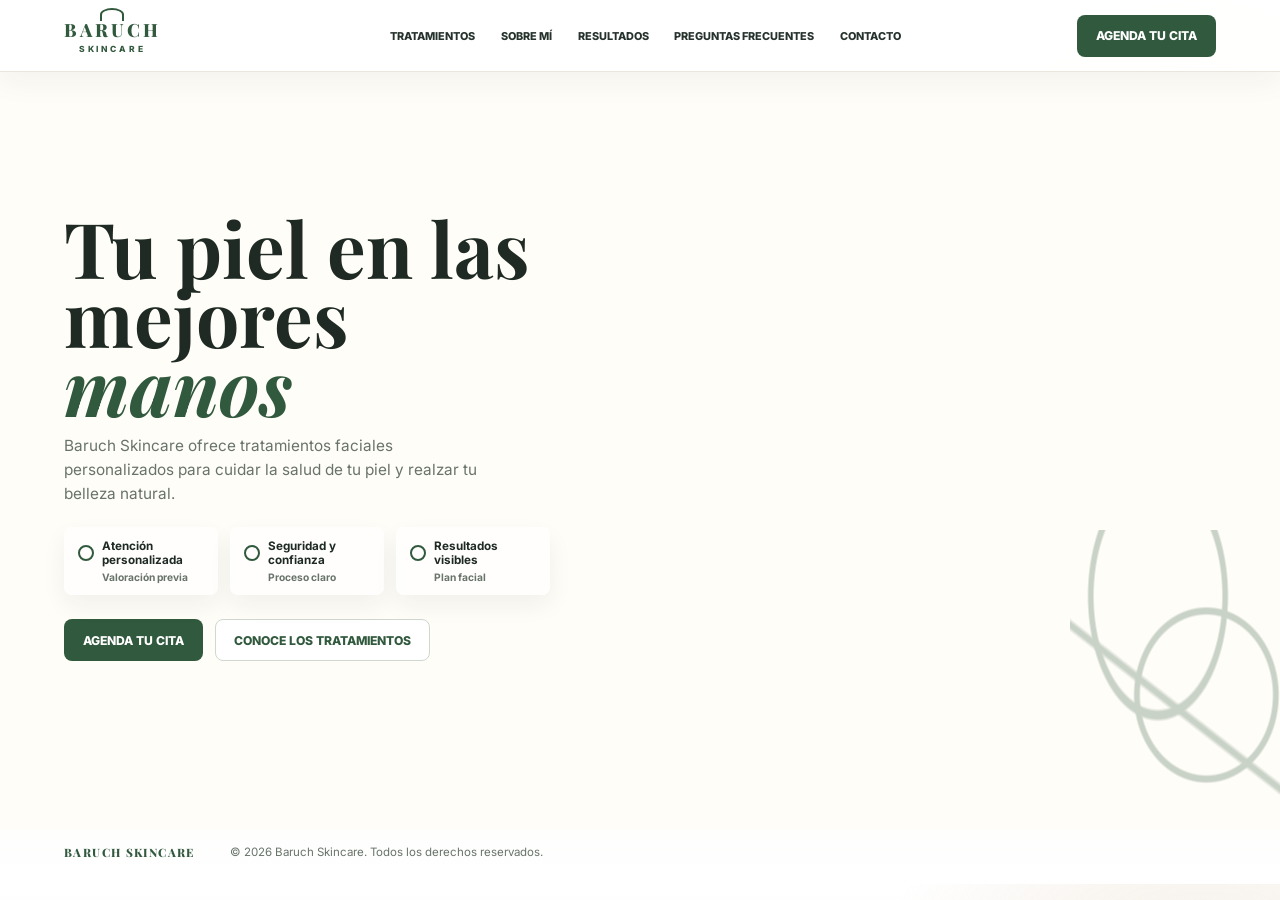
<file: index.html>
<!DOCTYPE html>
<html lang="es">
<head>
  <meta charset="UTF-8">
  <meta name="viewport" content="width=device-width, initial-scale=1.0">
  <title>Baruch Skincare | Inicio</title>
  <link rel="preconnect" href="https://fonts.googleapis.com">
  <link rel="preconnect" href="https://fonts.gstatic.com" crossorigin>
  <link href="https://fonts.googleapis.com/css2?family=Inter:wght@400;500;600;700;800&family=Playfair+Display:wght@600;700;800&display=swap" rel="stylesheet">
  <link rel="stylesheet" href="styles.css?v=20260628">
</head>
<body>
  <header class="site-header">
    <a class="brand" href="index.html" aria-label="Ir al inicio">
      <span class="brand-leaf">BARUCH</span>
      <small>SKINCARE</small>
    </a>

    <button class="menu-toggle" type="button" aria-expanded="false" aria-controls="site-nav">
      <span></span>
      <span></span>
      <span></span>
      <span class="menu-toggle-text">Menú</span>
    </button>

    <nav class="nav" id="site-nav" aria-label="Navegación principal">
      <a href="tratamientos.html">Tratamientos</a>
      <a href="sobre-mi.html">Sobre mí</a>
      <a href="resultados.html">Resultados</a>
      <a href="preguntas.html">Preguntas frecuentes</a>
      <a href="contacto.html">Contacto</a>
    </nav>

    <a class="header-action" href="https://wa.me/527751217590" target="_blank" rel="noopener">Agenda tu cita</a>
  </header>

  <main>
    <section class="hero home-hero" id="inicio">
      <div class="hero-copy">
        <h1>Tu piel en las mejores <span>manos</span></h1>
        <p>
          Baruch Skincare ofrece tratamientos faciales personalizados para cuidar la salud de tu piel y realzar tu belleza natural.
        </p>

        <div class="hero-benefits" aria-label="Beneficios principales">
          <article>
            <strong>Atención personalizada</strong>
            <span>Valoración previa</span>
          </article>
          <article>
            <strong>Seguridad y confianza</strong>
            <span>Proceso claro</span>
          </article>
          <article>
            <strong>Resultados visibles</strong>
            <span>Plan facial</span>
          </article>
        </div>

        <div class="hero-actions">
          <a class="button primary" href="contacto.html">Agenda tu cita</a>
          <a class="button secondary" href="tratamientos.html">Conoce los tratamientos</a>
        </div>
      </div>

      <div class="hero-portrait" aria-label="Persona con piel facial cuidada"></div>
    </section>
  </main>

  <footer class="footer">
    <span>BARUCH SKINCARE</span>
    <p>© 2026 Baruch Skincare. Todos los derechos reservados.</p>
  </footer>
  <script src="script.js?v=20260628"></script>
</body>
</html>
</file>
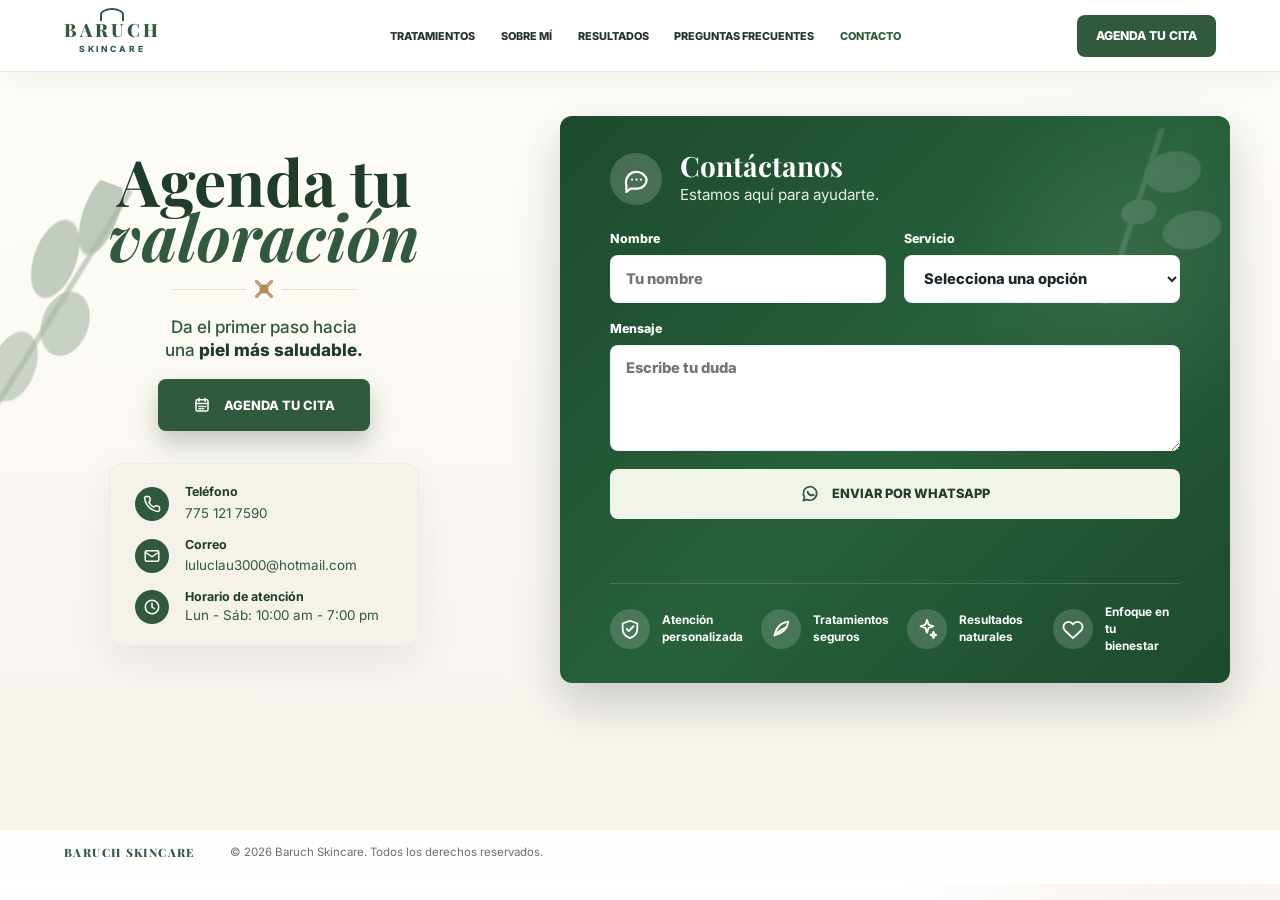
<file: contacto.html>
<!DOCTYPE html>
<html lang="es">
<head>
  <meta charset="UTF-8">
  <meta name="viewport" content="width=device-width, initial-scale=1.0">
  <title>Baruch Skincare | Contacto</title>
  <link rel="preconnect" href="https://fonts.googleapis.com">
  <link rel="preconnect" href="https://fonts.gstatic.com" crossorigin>
  <link href="https://fonts.googleapis.com/css2?family=Inter:wght@400;500;600;700;800&family=Playfair+Display:wght@600;700;800&display=swap" rel="stylesheet">
  <link rel="stylesheet" href="styles.css?v=20260628">
</head>
<body>
  <header class="site-header">
    <a class="brand" href="index.html" aria-label="Ir al inicio">
      <span class="brand-leaf">BARUCH</span>
      <small>SKINCARE</small>
    </a>
    <button class="menu-toggle" type="button" aria-expanded="false" aria-controls="site-nav">
      <span></span>
      <span></span>
      <span></span>
      <span class="menu-toggle-text">Menú</span>
    </button>
    <nav class="nav" id="site-nav" aria-label="Navegación principal">
      <a href="tratamientos.html">Tratamientos</a>
      <a href="sobre-mi.html">Sobre mí</a>
      <a href="resultados.html">Resultados</a>
      <a href="preguntas.html">Preguntas frecuentes</a>
      <a href="contacto.html" aria-current="page">Contacto</a>
    </nav>
    <a class="header-action" href="https://wa.me/527751217590" target="_blank" rel="noopener">Agenda tu cita</a>
  </header>

  <main class="page-main contact-page-main">
    <section class="contact-layout" aria-labelledby="contact-title">
      <div class="contact-intro">
        <h1 id="contact-title">Agenda tu <span>valoración</span></h1>
        <div class="contact-divider" aria-hidden="true"></div>
        <p>Da el primer paso hacia<br>una <strong>piel más saludable.</strong></p>
        <a class="contact-appointment" href="https://wa.me/527751217590" target="_blank" rel="noopener">
          <svg viewBox="0 0 24 24" aria-hidden="true">
            <rect x="4" y="5" width="16" height="15" rx="2"></rect>
            <path d="M8 3v4M16 3v4M4 10h16M8 14h2M12 14h2M16 14h1M8 17h2M12 17h2"></path>
          </svg>
          Agenda tu cita
        </a>

        <div class="contact-details">
          <article>
            <span class="contact-detail-icon" aria-hidden="true">
              <svg viewBox="0 0 24 24"><path d="M22 16.9v3a2 2 0 0 1-2.2 2 19.7 19.7 0 0 1-8.6-3.1 19.3 19.3 0 0 1-6-6A19.7 19.7 0 0 1 2.1 4.2 2 2 0 0 1 4.1 2h3a2 2 0 0 1 2 1.7l.5 3a2 2 0 0 1-.6 1.8L7.8 9.7a16 16 0 0 0 6.5 6.5l1.2-1.2a2 2 0 0 1 1.8-.6l3 .5a2 2 0 0 1 1.7 2z"></path></svg>
            </span>
            <div>
              <h2>Teléfono</h2>
              <a href="tel:7751217590">775 121 7590</a>
            </div>
          </article>
          <article>
            <span class="contact-detail-icon" aria-hidden="true">
              <svg viewBox="0 0 24 24"><rect x="3" y="5" width="18" height="14" rx="2"></rect><path d="M3 7l9 6 9-6"></path></svg>
            </span>
            <div>
              <h2>Correo</h2>
              <a href="mailto:luluclau3000@hotmail.com">luluclau3000@hotmail.com</a>
            </div>
          </article>
          <article>
            <span class="contact-detail-icon" aria-hidden="true">
              <svg viewBox="0 0 24 24"><circle cx="12" cy="12" r="9"></circle><path d="M12 7v5l3 2"></path></svg>
            </span>
            <div>
              <h2>Horario de atención</h2>
              <p>Lun - Sáb: 10:00 am - 7:00 pm</p>
            </div>
          </article>
        </div>
      </div>

      <section class="contact-card" aria-label="Formulario de contacto">
        <div class="contact-card-heading">
          <span class="contact-bubble-icon" aria-hidden="true">
            <svg viewBox="0 0 24 24"><path d="M21 12a8 8 0 0 1-8 8H7l-4 3v-6a8 8 0 1 1 18-5z"></path><path d="M8 12h.01M12 12h.01M16 12h.01"></path></svg>
          </span>
          <div>
            <h2>Contáctanos</h2>
            <p>Estamos aquí para ayudarte.</p>
          </div>
        </div>

        <form class="contact-form contact-card-form">
          <label>
            Nombre
            <input type="text" name="nombre" placeholder="Tu nombre" required>
          </label>
          <label>
            Servicio
            <select name="servicio" required>
              <option value="">Selecciona una opción</option>
              <option>Limpieza facial</option>
              <option>Tratamiento para acné</option>
              <option>Hidratación profunda</option>
              <option>Control de manchas</option>
              <option>Rejuvenecimiento facial</option>
            </select>
          </label>
          <label>
            Mensaje
            <textarea name="mensaje" rows="4" placeholder="Escribe tu duda"></textarea>
          </label>
          <button class="contact-submit" type="submit">
            <svg viewBox="0 0 24 24" aria-hidden="true"><path d="M20 11.5a8 8 0 0 1-11.8 7L4 20l1.5-4.1A8 8 0 1 1 20 11.5z"></path><path d="M9 9c.4 2.4 2.1 4.1 4.5 4.9l1.1-1.1 2 .5"></path></svg>
            Enviar por WhatsApp
          </button>
          <p class="form-note" role="status"></p>
        </form>

        <div class="contact-benefits" aria-label="Beneficios">
          <article>
            <span><svg viewBox="0 0 24 24"><path d="M12 3l8 3v6c0 5-3 8-8 10-5-2-8-5-8-10V6l8-3z"></path><path d="M8.5 12l2.2 2.2L15.8 9"></path></svg></span>
            <p>Atención<br>personalizada</p>
          </article>
          <article>
            <span><svg viewBox="0 0 24 24"><path d="M20 4c-8 1-13 5-15 15 8-2 14-7 15-15z"></path><path d="M5 19c4-4 8-7 13-9"></path></svg></span>
            <p>Tratamientos<br>seguros</p>
          </article>
          <article>
            <span><svg viewBox="0 0 24 24"><path d="M12 2l1.8 5.2L19 9l-5.2 1.8L12 16l-1.8-5.2L5 9l5.2-1.8L12 2z"></path><path d="M19 15l.9 2.6L22 18.5l-2.1.9L19 22l-.9-2.6-2.1-.9 2.1-.9L19 15z"></path></svg></span>
            <p>Resultados<br>naturales</p>
          </article>
          <article>
            <span><svg viewBox="0 0 24 24"><path d="M20.8 5.8a5.5 5.5 0 0 0-7.8 0L12 6.8l-1-1a5.5 5.5 0 0 0-7.8 7.8L12 22l8.8-8.4a5.5 5.5 0 0 0 0-7.8z"></path></svg></span>
            <p>Enfoque en tu<br>bienestar</p>
          </article>
        </div>
      </section>
    </section>
  </main>

  <footer class="footer">
    <span>BARUCH SKINCARE</span>
    <p>© 2026 Baruch Skincare. Todos los derechos reservados.</p>
  </footer>

  <script src="script.js?v=20260628"></script>
</body>
</html>
</file>
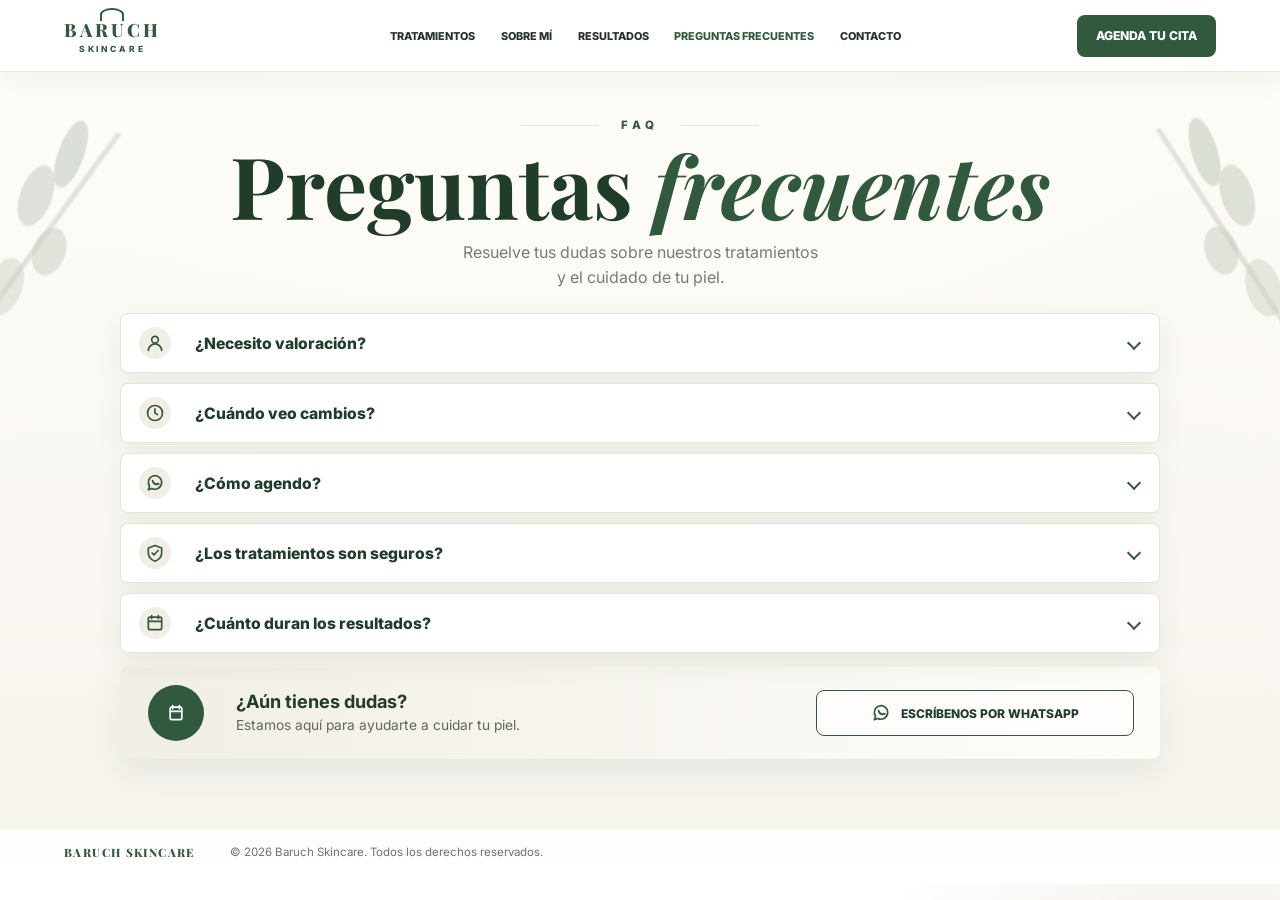
<file: preguntas.html>
<!DOCTYPE html>
<html lang="es">
<head>
  <meta charset="UTF-8">
  <meta name="viewport" content="width=device-width, initial-scale=1.0">
  <title>Baruch Skincare | Preguntas frecuentes</title>
  <link rel="preconnect" href="https://fonts.googleapis.com">
  <link rel="preconnect" href="https://fonts.gstatic.com" crossorigin>
  <link href="https://fonts.googleapis.com/css2?family=Inter:wght@400;500;600;700;800&family=Playfair+Display:wght@600;700;800&display=swap" rel="stylesheet">
  <link rel="stylesheet" href="styles.css?v=20260628">
</head>
<body>
  <header class="site-header">
    <a class="brand" href="index.html" aria-label="Ir al inicio">
      <span class="brand-leaf">BARUCH</span>
      <small>SKINCARE</small>
    </a>
    <button class="menu-toggle" type="button" aria-expanded="false" aria-controls="site-nav">
      <span></span>
      <span></span>
      <span></span>
      <span class="menu-toggle-text">Menú</span>
    </button>
    <nav class="nav" id="site-nav" aria-label="Navegación principal">
      <a href="tratamientos.html">Tratamientos</a>
      <a href="sobre-mi.html">Sobre mí</a>
      <a href="resultados.html">Resultados</a>
      <a href="preguntas.html" aria-current="page">Preguntas frecuentes</a>
      <a href="contacto.html">Contacto</a>
    </nav>
    <a class="header-action" href="https://wa.me/527751217590" target="_blank" rel="noopener">Agenda tu cita</a>
  </header>

  <main class="page-main faq-page-main">
    <section class="faq-page" aria-labelledby="faq-title">
      <div class="faq-heading">
        <p>FAQ</p>
        <h1 id="faq-title">Preguntas <span>frecuentes</span></h1>
        <p class="faq-intro">Resuelve tus dudas sobre nuestros tratamientos<br>y el cuidado de tu piel.</p>
      </div>

      <div class="faq-accordion">
        <details>
          <summary>
            <span class="faq-icon" aria-hidden="true">
              <svg viewBox="0 0 24 24"><path d="M12 12a4 4 0 1 0 0-8 4 4 0 0 0 0 8z"></path><path d="M4 21a8 8 0 0 1 16 0"></path></svg>
            </span>
            <span>¿Necesito valoración?</span>
          </summary>
          <p>Sí. La valoración permite revisar tu tipo de piel, tus necesidades y elegir el tratamiento más adecuado para ti.</p>
        </details>

        <details>
          <summary>
            <span class="faq-icon" aria-hidden="true">
              <svg viewBox="0 0 24 24"><circle cx="12" cy="12" r="9"></circle><path d="M12 7v5l3 2"></path></svg>
            </span>
            <span>¿Cuándo veo cambios?</span>
          </summary>
          <p>Depende del tratamiento, la constancia y la condición inicial de tu piel. En la valoración te explicamos qué cambios puedes esperar.</p>
        </details>

        <details>
          <summary>
            <span class="faq-icon" aria-hidden="true">
              <svg viewBox="0 0 24 24"><path d="M20 11.5a8 8 0 0 1-11.8 7L4 20l1.5-4.1A8 8 0 1 1 20 11.5z"></path><path d="M9 9c.4 2.4 2.1 4.1 4.5 4.9l1.1-1.1 2 .5"></path></svg>
            </span>
            <span>¿Cómo agendo?</span>
          </summary>
          <p>Puedes agendar escribiéndonos por WhatsApp al 775 121 7590. Te ayudaremos a elegir horario y resolver tus dudas.</p>
        </details>

        <details>
          <summary>
            <span class="faq-icon" aria-hidden="true">
              <svg viewBox="0 0 24 24"><path d="M12 3l8 3v6c0 5-3 8-8 10-5-2-8-5-8-10V6l8-3z"></path><path d="M8.5 12l2.2 2.2L15.8 9"></path></svg>
            </span>
            <span>¿Los tratamientos son seguros?</span>
          </summary>
          <p>Sí. Se realizan con valoración previa, proceso profesional y productos adecuados para cuidar la seguridad de tu piel.</p>
        </details>

        <details>
          <summary>
            <span class="faq-icon" aria-hidden="true">
              <svg viewBox="0 0 24 24"><rect x="4" y="5" width="16" height="15" rx="2"></rect><path d="M8 3v4M16 3v4M4 10h16"></path></svg>
            </span>
            <span>¿Cuánto duran los resultados?</span>
          </summary>
          <p>La duración varía según el tratamiento, hábitos de cuidado y respuesta de cada piel. Te indicaremos cuidados para mantenerlos mejor.</p>
        </details>
      </div>

      <aside class="faq-whatsapp">
        <div class="faq-whatsapp-icon" aria-hidden="true">
          <svg viewBox="0 0 24 24"><rect x="5" y="5" width="14" height="15" rx="2"></rect><path d="M8 3v4M16 3v4M5 10h14"></path></svg>
        </div>
        <div>
          <h2>¿Aún tienes dudas?</h2>
          <p>Estamos aquí para ayudarte a cuidar tu piel.</p>
        </div>
        <a class="faq-whatsapp-button" href="https://wa.me/527751217590" target="_blank" rel="noopener">
          <svg viewBox="0 0 24 24" aria-hidden="true"><path d="M20 11.5a8 8 0 0 1-11.8 7L4 20l1.5-4.1A8 8 0 1 1 20 11.5z"></path><path d="M9 9c.4 2.4 2.1 4.1 4.5 4.9l1.1-1.1 2 .5"></path></svg>
          Escríbenos por WhatsApp
        </a>
      </aside>
    </section>
  </main>

  <footer class="footer">
    <span>BARUCH SKINCARE</span>
    <p>© 2026 Baruch Skincare. Todos los derechos reservados.</p>
  </footer>
  <script src="script.js?v=20260628"></script>
</body>
</html>
</file>
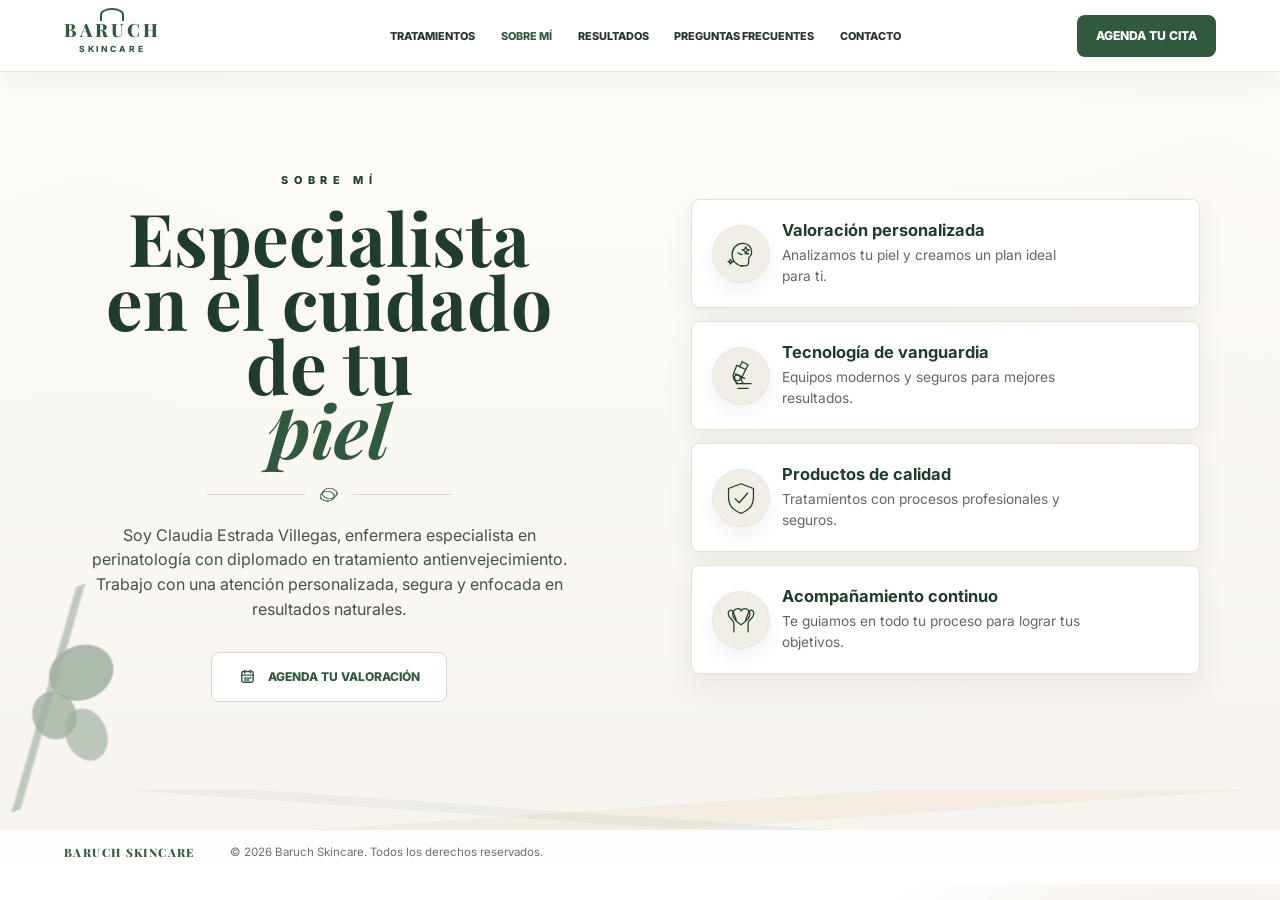
<file: sobre-mi.html>
<!DOCTYPE html>
<html lang="es">
<head>
  <meta charset="UTF-8">
  <meta name="viewport" content="width=device-width, initial-scale=1.0">
  <title>Baruch Skincare | Sobre mí</title>
  <link rel="preconnect" href="https://fonts.googleapis.com">
  <link rel="preconnect" href="https://fonts.gstatic.com" crossorigin>
  <link href="https://fonts.googleapis.com/css2?family=Inter:wght@400;500;600;700;800&family=Playfair+Display:wght@600;700;800&display=swap" rel="stylesheet">
  <link rel="stylesheet" href="styles.css?v=20260628">
</head>
<body>
  <header class="site-header">
    <a class="brand" href="index.html" aria-label="Ir al inicio">
      <span class="brand-leaf">BARUCH</span>
      <small>SKINCARE</small>
    </a>
    <button class="menu-toggle" type="button" aria-expanded="false" aria-controls="site-nav">
      <span></span>
      <span></span>
      <span></span>
      <span class="menu-toggle-text">Menú</span>
    </button>
    <nav class="nav" id="site-nav" aria-label="Navegación principal">
      <a href="tratamientos.html">Tratamientos</a>
      <a href="sobre-mi.html" aria-current="page">Sobre mí</a>
      <a href="resultados.html">Resultados</a>
      <a href="preguntas.html">Preguntas frecuentes</a>
      <a href="contacto.html">Contacto</a>
    </nav>
    <a class="header-action" href="https://wa.me/527751217590" target="_blank" rel="noopener">Agenda tu cita</a>
  </header>

  <main class="page-main about-page-main">
    <section class="about page-section about-page">
      <div class="about-copy">
        <p class="eyebrow">Sobre mí</p>
        <h1>Especialista en el cuidado de tu <span>piel</span></h1>
        <div class="about-divider" aria-hidden="true"></div>
        <p>
          Soy Claudia Estrada Villegas, enfermera especialista en perinatología con diplomado en tratamiento antienvejecimiento. Trabajo con una atención personalizada, segura y enfocada en resultados naturales.
        </p>
        <a class="button secondary about-cta" href="contacto.html">
          <svg viewBox="0 0 24 24" aria-hidden="true">
            <rect x="4" y="5" width="16" height="15" rx="2"></rect>
            <path d="M8 3v4M16 3v4M4 10h16M8 14h2M12 14h2M16 14h1M8 17h2M12 17h2"></path>
          </svg>
          Agenda tu valoración
        </a>
      </div>

      <div class="info-list about-feature-list">
        <article class="about-feature feature-skin">
          <span class="feature-icon" aria-hidden="true">
            <svg viewBox="0 0 64 64">
              <path d="M35 14c-10 0-18 8-18 19 0 11 8 19 18 19"></path>
              <path d="M35 14c9 0 15 6 15 15 0 4-2 7-5 9v7c0 4-3 7-7 7h-7"></path>
              <path d="M27 30c2 2 4 3 7 3M39 31c2 1 4 1 6 0"></path>
              <path d="M40 20l2 4 4 1-4 2-2 4-2-4-4-2 4-1 2-4zM14 41l2 3 3 1-3 1-2 3-1-3-3-1 3-1 1-3z"></path>
            </svg>
          </span>
          <span class="feature-copy">
            <h3>Valoración personalizada</h3>
            <p>Analizamos tu piel y creamos un plan ideal para ti.</p>
          </span>
        </article>
        <article class="about-feature feature-tech">
          <span class="feature-icon" aria-hidden="true">
            <svg viewBox="0 0 64 64">
              <path d="M24 45h25M27 53h17"></path>
              <path d="M27 45c-7-4-10-12-7-19l5-12 15 7-6 12c-2 5-1 10 3 12"></path>
              <path d="M30 16l4-8 10 5-4 8M22 28l16 8"></path>
              <circle cx="26" cy="35" r="5"></circle>
            </svg>
          </span>
          <span class="feature-copy">
            <h3>Tecnología de vanguardia</h3>
            <p>Equipos modernos y seguros para mejores resultados.</p>
          </span>
        </article>
        <article class="about-feature feature-quality">
          <span class="feature-icon" aria-hidden="true">
            <svg viewBox="0 0 64 64">
              <path d="M32 8l21 8v15c0 13-8 22-21 27-13-5-21-14-21-27V16l21-8z"></path>
              <path d="M22 33l7 7 14-16"></path>
            </svg>
          </span>
          <span class="feature-copy">
            <h3>Productos de calidad</h3>
            <p>Tratamientos con procesos profesionales y seguros.</p>
          </span>
        </article>
        <article class="about-feature feature-care">
          <span class="feature-icon" aria-hidden="true">
            <svg viewBox="0 0 64 64">
              <path d="M20 52V38c0-5-6-8-8-12-2-4-2-8 1-10 3-2 6 1 7 5l4 11"></path>
              <path d="M44 52V38c0-5 6-8 8-12 2-4 2-8-1-10-3-2-6 1-7 5l-4 11"></path>
              <path d="M32 40c-8-5-14-10-14-18 0-5 4-9 9-9 3 0 5 2 5 4 1-2 3-4 6-4 5 0 9 4 9 9 0 8-7 13-15 18z"></path>
            </svg>
          </span>
          <span class="feature-copy">
            <h3>Acompañamiento continuo</h3>
            <p>Te guiamos en todo tu proceso para lograr tus objetivos.</p>
          </span>
        </article>
      </div>
    </section>
  </main>

  <footer class="footer">
    <span>BARUCH SKINCARE</span>
    <p>© 2026 Baruch Skincare. Todos los derechos reservados.</p>
  </footer>
  <script src="script.js?v=20260628"></script>
</body>
</html>
</file>
<file: styles.css>
:root {
  --bg: #f6f3ec;
  --paper: #fffdf8;
  --surface: #ffffff;
  --surface-soft: #f1eee7;
  --text: #1e2a23;
  --muted: #68736a;
  --line: #e7e1d6;
  --green: #31593d;
  --green-dark: #1f3d2a;
  --gold: #b58955;
  --shadow: 0 18px 55px rgba(31, 42, 35, 0.12);
}

* {
  box-sizing: border-box;
}

html {
  scroll-behavior: smooth;
}

body {
  margin: 0;
  color: var(--text);
  background:
    radial-gradient(circle at 94% 18%, rgba(181, 137, 85, 0.16), transparent 24%),
    linear-gradient(180deg, #ffffff 0, var(--bg) 42%, #ffffff 100%);
  font-family: "Inter", Arial, sans-serif;
}

a {
  color: inherit;
  text-decoration: none;
}

img {
  display: block;
  width: 100%;
  max-width: 100%;
}

.site-header {
  position: sticky;
  top: 0;
  z-index: 20;
  display: grid;
  grid-template-columns: 150px 1fr auto;
  align-items: center;
  gap: 22px;
  min-height: 72px;
  padding: 10px clamp(20px, 5vw, 68px);
  background: rgba(255, 255, 255, 0.94);
  border-bottom: 1px solid rgba(231, 225, 214, 0.82);
  box-shadow: 0 10px 30px rgba(31, 42, 35, 0.05);
  backdrop-filter: blur(16px);
}

.brand {
  display: grid;
  justify-items: center;
  gap: 2px;
  width: fit-content;
  color: var(--green);
}

.brand-leaf {
  position: relative;
  font-family: "Playfair Display", Georgia, serif;
  font-size: 1.14rem;
  font-weight: 800;
  letter-spacing: 0.16em;
}

.brand-leaf::before {
  content: "";
  position: absolute;
  top: -9px;
  left: 50%;
  width: 20px;
  height: 11px;
  border: 2px solid var(--green);
  border-bottom: 0;
  border-radius: 50% 50% 0 0;
  transform: translateX(-50%);
}

.brand small {
  font-size: 0.53rem;
  font-weight: 800;
  letter-spacing: 0.34em;
}

.nav {
  display: flex;
  justify-content: center;
  gap: clamp(12px, 2vw, 26px);
  color: #26322c;
  font-size: 0.68rem;
  font-weight: 800;
  text-transform: uppercase;
}

.nav a {
  padding: 10px 0;
}

.nav a:hover {
  color: var(--green);
}

.nav a[aria-current="page"] {
  color: var(--green);
}

.menu-toggle {
  position: relative;
  display: none;
  align-items: center;
  justify-content: center;
  gap: 7px;
  width: 58px;
  height: 50px;
  min-height: 50px;
  padding: 0;
  border: 1.5px solid var(--green-dark);
  border-radius: 18px;
  color: var(--green-dark);
  background: #ffffff;
  font: inherit;
  font-size: 0.68rem;
  font-weight: 800;
  text-transform: uppercase;
  cursor: pointer;
  transition: color 180ms ease, background 180ms ease, border-color 180ms ease, box-shadow 180ms ease;
}

.menu-toggle::before {
  content: "";
  position: absolute;
  top: 9px;
  right: 10px;
  width: 9px;
  height: 9px;
  border-radius: 50%;
  background: var(--green-dark);
  transition: background 180ms ease;
}

.menu-toggle::after {
  content: "";
  display: none;
  color: var(--green-dark);
  font-size: 1.9rem;
  font-weight: 400;
  line-height: 1;
}

.menu-toggle span:not(.menu-toggle-text) {
  display: block;
  width: 28px;
  height: 3px;
  border-radius: 999px;
  background: var(--green-dark);
  transition: background 180ms ease;
}

.menu-toggle-text {
  position: absolute;
  width: 1px;
  height: 1px;
  overflow: hidden;
  clip: rect(0 0 0 0);
  white-space: nowrap;
}

.menu-toggle:hover,
.menu-toggle:focus-visible {
  color: #ffffff;
  background: var(--green-dark);
  border-color: var(--green-dark);
  box-shadow: 0 10px 24px rgba(31, 61, 42, 0.26);
}

.menu-toggle:hover::before,
.menu-toggle:focus-visible::before,
.menu-toggle:hover span:not(.menu-toggle-text),
.menu-toggle:focus-visible span:not(.menu-toggle-text) {
  background: #ffffff;
}

.button,
.header-action {
  display: inline-flex;
  align-items: center;
  justify-content: center;
  min-height: 42px;
  padding: 0 18px;
  border: 1px solid transparent;
  border-radius: 8px;
  font: inherit;
  font-size: 0.76rem;
  font-weight: 800;
  text-transform: uppercase;
  cursor: pointer;
}

.header-action,
.button.primary,
.button.compact {
  color: #ffffff;
  background: var(--green);
}

.header-action:hover,
.button.primary:hover,
.button.compact:hover {
  background: var(--green-dark);
}

.button.secondary,
.button.outline {
  color: var(--green);
  background: #ffffff;
  border-color: #cfd8cf;
}

.button.light {
  color: var(--green);
  background: #ffffff;
}

.button.compact {
  min-height: 34px;
  padding: 0 16px;
  margin: 22px auto 0;
  font-size: 0.66rem;
}

.hero {
  position: relative;
  display: grid;
  grid-template-columns: minmax(0, 0.86fr) minmax(360px, 1.14fr);
  min-height: 470px;
  overflow: hidden;
  background:
    linear-gradient(90deg, rgba(255, 253, 248, 0.98) 0 43%, rgba(255, 253, 248, 0.12) 66%),
    url("https://images.unsplash.com/photo-1616394584738-fc6e612e71b9?auto=format&fit=crop&w=1500&q=88") right center / contain no-repeat,
    var(--paper);
}

.home-hero {
  min-height: calc(100vh - 142px);
}

.hero::after {
  content: "";
  position: absolute;
  right: -10px;
  bottom: 0;
  width: 220px;
  height: 300px;
  opacity: 0.26;
  background:
    linear-gradient(38deg, transparent 42%, var(--green) 43% 44%, transparent 45%),
    radial-gradient(ellipse at 40% 22%, transparent 34%, var(--green) 35% 37%, transparent 38%),
    radial-gradient(ellipse at 62% 55%, transparent 34%, var(--green) 35% 37%, transparent 38%);
  pointer-events: none;
}

.hero-copy {
  position: relative;
  z-index: 1;
  align-self: center;
  max-width: 560px;
  padding: 58px 0 86px clamp(28px, 5vw, 72px);
}

h1,
h2,
h3,
p {
  margin-top: 0;
}

h1,
h2 {
  font-family: "Playfair Display", Georgia, serif;
  letter-spacing: 0;
}

h1 {
  max-width: 540px;
  margin-bottom: 14px;
  font-size: clamp(3rem, 6vw, 5.1rem);
  line-height: 0.9;
}

h1 span {
  display: block;
  color: var(--green);
  font-style: italic;
}

h2 {
  margin-bottom: 10px;
  font-size: clamp(1.75rem, 3.1vw, 2.7rem);
  line-height: 1.02;
}

h2 em {
  color: var(--green);
  font-style: italic;
}

h3 {
  margin-bottom: 7px;
  font-size: 0.92rem;
}

p {
  color: var(--muted);
  line-height: 1.55;
}

.hero-copy > p {
  max-width: 440px;
  margin-bottom: 22px;
  font-size: 0.96rem;
}

.hero-portrait {
  min-height: 470px;
}

.hero-benefits {
  display: grid;
  grid-template-columns: repeat(3, minmax(0, 1fr));
  gap: 12px;
  max-width: 510px;
  margin-bottom: 24px;
}

.hero-benefits article {
  position: relative;
  min-height: 58px;
  padding: 12px 12px 12px 38px;
  border-radius: 8px;
  background: rgba(255, 255, 255, 0.72);
  box-shadow: 0 10px 24px rgba(31, 42, 35, 0.06);
}

.hero-benefits article::before {
  content: "";
  position: absolute;
  top: 18px;
  left: 14px;
  width: 12px;
  height: 12px;
  border: 2px solid var(--green);
  border-radius: 50%;
}

.hero-benefits strong,
.hero-benefits span {
  display: block;
}

.hero-benefits strong {
  color: var(--text);
  font-size: 0.73rem;
  line-height: 1.2;
}

.hero-benefits span {
  margin-top: 4px;
  color: var(--muted);
  font-size: 0.64rem;
  font-weight: 700;
}

.hero-actions {
  display: flex;
  flex-wrap: wrap;
  gap: 12px;
}

.panel {
  width: min(1160px, calc(100% - 48px));
  margin: 0 auto;
  padding: 24px clamp(18px, 3vw, 34px) 30px;
  border: 1px solid rgba(231, 225, 214, 0.76);
  border-radius: 8px;
  background: rgba(255, 255, 255, 0.92);
  box-shadow: var(--shadow);
}

.page-main {
  min-height: calc(100vh - 142px);
  padding: 42px 0 34px;
}

.page-hero,
.page-section {
  width: min(1040px, calc(100% - 48px));
  margin: 0 auto;
}

.page-hero {
  padding: 14px 0 28px;
  text-align: center;
}

.page-hero h1,
.page-section h1,
.page-panel h1,
.contact-page h1 {
  margin-right: auto;
  margin-left: auto;
  font-size: clamp(2.4rem, 5vw, 4.15rem);
}

.page-hero > p {
  max-width: 620px;
  margin: 0 auto;
}

.page-panel {
  margin-top: 0;
}

.treatments {
  position: relative;
  z-index: 3;
  margin-top: -60px;
}

.page-panel.treatments,
.page-panel.results {
  margin-top: 0;
}

.section-heading {
  margin: 0 auto 18px;
  text-align: center;
}

.section-heading p,
.eyebrow {
  margin-bottom: 6px;
  color: var(--green);
  font-size: 0.62rem;
  font-weight: 800;
  letter-spacing: 0.32em;
  text-transform: uppercase;
}

.cards {
  display: grid;
  grid-template-columns: repeat(5, minmax(0, 1fr));
  gap: 16px;
}

.card,
.result,
.testimonial,
.faq article,
.info-list article {
  border: 1px solid var(--line);
  border-radius: 8px;
  background: #ffffff;
  box-shadow: 0 12px 28px rgba(31, 42, 35, 0.07);
}

.card {
  overflow: hidden;
}

.card img {
  aspect-ratio: 1.28 / 1;
  object-fit: cover;
}

.card h3,
.card p {
  padding: 0 14px;
}

.card h3 {
  margin: 14px 0 6px;
  color: var(--green-dark);
}

.card p {
  min-height: 54px;
  margin-bottom: 16px;
  font-size: 0.72rem;
}

.results {
  margin-top: 24px;
  background: var(--surface-soft);
}

.result-grid {
  display: grid;
  grid-template-columns: repeat(3, minmax(0, 1fr));
  gap: 18px;
}

.result {
  overflow: hidden;
  background: #fffaf2;
}

.before-after {
  position: relative;
  display: grid;
  grid-template-columns: 1fr 1fr;
}

.before-after::after {
  content: "";
  position: absolute;
  top: 0;
  bottom: 0;
  left: 50%;
  width: 1px;
  background: rgba(255, 255, 255, 0.9);
}

.before-after img {
  height: 150px;
  object-fit: cover;
}

.before-after img:first-child {
  filter: saturate(0.82) contrast(0.92);
}

.before-after b {
  position: absolute;
  bottom: 8px;
  padding: 4px 8px;
  border-radius: 6px;
  color: var(--green-dark);
  background: rgba(255, 255, 255, 0.9);
  font-size: 0.58rem;
  line-height: 1;
  text-transform: uppercase;
}

.before-after b:first-of-type {
  left: 8px;
}

.before-after b:last-of-type {
  left: calc(50% + 8px);
}

.result span {
  display: block;
  padding: 10px 14px;
  color: var(--green-dark);
  font-size: 0.78rem;
  font-weight: 800;
}

.results-note {
  margin: 14px 0 0;
  text-align: center;
  font-size: 0.72rem;
}

.about {
  display: grid;
  grid-template-columns: minmax(0, 1fr) minmax(320px, 0.86fr);
  gap: clamp(24px, 6vw, 86px);
  align-items: center;
  width: min(1040px, calc(100% - 48px));
  margin: 28px auto 0;
  padding: 18px 0;
}

.about-copy {
  max-width: 560px;
  margin: 0 auto;
  text-align: center;
}

.about-copy p:not(.eyebrow) {
  margin-bottom: 22px;
  font-size: 0.92rem;
}

.info-list {
  display: grid;
  gap: 12px;
}

.info-list article {
  padding: 18px 18px 18px 52px;
}

.info-list h3 {
  color: var(--green-dark);
}

.info-list p {
  margin: 0;
  font-size: 0.74rem;
}

.about-page-main {
  position: relative;
  overflow: hidden;
  background:
    linear-gradient(180deg, rgba(255, 253, 248, 0.9), rgba(247, 244, 238, 0.98)),
    radial-gradient(circle at 7% 18%, rgba(49, 89, 61, 0.08), transparent 17%),
    radial-gradient(circle at 88% 62%, rgba(181, 137, 85, 0.08), transparent 24%);
}

.about-page-main::before,
.about-page-main::after {
  content: "";
  position: absolute;
  pointer-events: none;
}

.about-page-main::before {
  left: -38px;
  bottom: 42px;
  width: 185px;
  height: 185px;
  opacity: 0.44;
  background:
    radial-gradient(ellipse at 68% 44%, rgba(49, 89, 61, 0.86) 0 18%, transparent 19%),
    radial-gradient(ellipse at 46% 60%, rgba(49, 89, 61, 0.78) 0 15%, transparent 16%),
    radial-gradient(ellipse at 58% 76%, rgba(49, 89, 61, 0.68) 0 13%, transparent 14%),
    linear-gradient(128deg, transparent 0 46%, rgba(49, 89, 61, 0.65) 47% 49%, transparent 50%);
  filter: blur(0.2px);
  transform: rotate(-22deg);
}

.about-page-main::after {
  right: -80px;
  bottom: -18px;
  left: -80px;
  height: 58px;
  opacity: 0.5;
  background:
    linear-gradient(176deg, transparent 0 42%, rgba(181, 137, 85, 0.16) 43% 58%, transparent 59%),
    linear-gradient(184deg, transparent 0 48%, rgba(49, 89, 61, 0.1) 49% 54%, transparent 55%);
}

.about-page {
  position: relative;
  z-index: 1;
  grid-template-columns: minmax(390px, 0.98fr) minmax(430px, 1fr);
  gap: clamp(58px, 9vw, 112px);
  width: min(1120px, calc(100% - 64px));
  min-height: 520px;
  margin-top: 0;
  padding: clamp(28px, 5vw, 58px) 0 54px;
}

.about-page .about-copy {
  max-width: 520px;
}

.about-page .eyebrow {
  margin-bottom: 16px;
  color: var(--green-dark);
  font-size: 0.68rem;
  letter-spacing: 0.52em;
}

.about-page h1 {
  max-width: 500px;
  margin-bottom: 20px;
  color: var(--green-dark);
  font-size: clamp(4rem, 5.7vw, 5.65rem);
  line-height: 0.88;
}

.about-page h1 span {
  color: var(--green);
}

.about-divider {
  position: relative;
  width: 245px;
  height: 25px;
  margin: 0 auto 16px;
}

.about-divider::before,
.about-divider::after {
  content: "";
  position: absolute;
  top: 50%;
  width: calc(50% - 24px);
  height: 1px;
  background: rgba(49, 89, 61, 0.2);
}

.about-divider::before {
  left: 0;
}

.about-divider::after {
  right: 0;
}

.about-divider {
  background:
    radial-gradient(ellipse at 52% 45%, transparent 0 27%, rgba(49, 89, 61, 0.7) 28% 34%, transparent 35%),
    radial-gradient(ellipse at 45% 58%, transparent 0 24%, rgba(49, 89, 61, 0.7) 25% 31%, transparent 32%);
  background-size: 32px 21px;
  background-position: center;
  background-repeat: no-repeat;
}

.about-page .about-copy p:not(.eyebrow) {
  max-width: 520px;
  margin: 0 auto 30px;
  color: #43524a;
  font-size: 1rem;
  line-height: 1.55;
}

.about-cta {
  gap: 12px;
  min-width: 236px;
  min-height: 50px;
  border-color: rgba(49, 89, 61, 0.34);
  color: var(--green-dark);
  background: rgba(255, 255, 255, 0.56);
  font-size: 0.75rem;
}

.about-cta svg {
  width: 17px;
  height: 17px;
  fill: none;
  stroke: currentColor;
  stroke-linecap: round;
  stroke-linejoin: round;
  stroke-width: 2;
  color: var(--green);
}

.about-feature-list {
  gap: 13px;
}

.about-feature {
  position: relative;
  display: grid;
  grid-template-columns: 70px 1fr;
  align-items: center;
  min-height: 109px;
  padding: 17px 24px 17px 20px !important;
  border: 1px solid rgba(231, 225, 214, 0.86);
  border-radius: 8px;
  background: rgba(255, 255, 255, 0.94);
  box-shadow: 0 18px 42px rgba(31, 42, 35, 0.075);
}

.feature-icon {
  display: grid;
  width: 58px;
  height: 58px;
  place-items: center;
  border-radius: 50%;
  background: #f0eee7;
  box-shadow: 0 8px 18px rgba(31, 42, 35, 0.06), inset 0 0 0 1px rgba(49, 89, 61, 0.04);
}

.feature-icon svg {
  width: 38px;
  height: 38px;
  fill: none;
  stroke: var(--green-dark);
  stroke-linecap: round;
  stroke-linejoin: round;
  stroke-width: 2.1;
}

.feature-copy {
  display: block;
}

.about-feature h3 {
  margin-bottom: 5px;
  color: var(--green-dark);
  font-size: 1.03rem;
  line-height: 1.15;
}

.about-feature p {
  max-width: 300px;
  color: #5f6962;
  font-size: 0.86rem;
  line-height: 1.5;
}

.testimonials,
.faq {
  width: min(1040px, calc(100% - 48px));
  margin: 26px auto 0;
  padding: 10px 0;
}

.testimonial-grid,
.faq-grid {
  display: grid;
  grid-template-columns: repeat(3, minmax(0, 1fr));
  gap: 18px;
}

.testimonial {
  min-height: 145px;
  padding: 20px;
}

.testimonial span {
  color: var(--gold);
  font-size: 0.9rem;
}

.testimonial p,
.faq p {
  font-size: 0.76rem;
}

.testimonial strong {
  display: block;
  color: var(--green-dark);
  font-size: 0.76rem;
}

.faq article {
  padding: 20px;
}

.faq h3 {
  color: var(--green-dark);
}

.faq-page-main {
  position: relative;
  overflow: hidden;
  padding-top: 28px;
  background:
    linear-gradient(180deg, rgba(255, 253, 248, 0.94), rgba(247, 244, 238, 0.98)),
    radial-gradient(circle at 8% 24%, rgba(49, 89, 61, 0.08), transparent 20%),
    radial-gradient(circle at 92% 18%, rgba(49, 89, 61, 0.08), transparent 18%);
}

.faq-page-main::before,
.faq-page-main::after {
  content: "";
  position: absolute;
  top: 38px;
  width: 185px;
  height: 300px;
  opacity: 0.28;
  pointer-events: none;
  background:
    radial-gradient(ellipse at 52% 12%, rgba(49, 89, 61, 0.62) 0 9%, transparent 10%),
    radial-gradient(ellipse at 42% 29%, rgba(49, 89, 61, 0.56) 0 10%, transparent 11%),
    radial-gradient(ellipse at 59% 45%, rgba(49, 89, 61, 0.5) 0 10%, transparent 11%),
    radial-gradient(ellipse at 43% 61%, rgba(49, 89, 61, 0.42) 0 11%, transparent 12%),
    linear-gradient(106deg, transparent 0 48%, rgba(49, 89, 61, 0.52) 49% 50%, transparent 51%);
  filter: blur(0.2px);
}

.faq-page-main::before {
  left: -64px;
  transform: rotate(20deg);
}

.faq-page-main::after {
  right: -54px;
  transform: scaleX(-1) rotate(17deg);
}

.faq-page {
  position: relative;
  z-index: 1;
  width: min(1040px, calc(100% - 46px));
  margin: 0 auto;
  padding: 10px 0 16px;
}

.faq-heading {
  margin: 0 auto 24px;
  text-align: center;
}

.faq-heading p:first-child {
  position: relative;
  display: inline-flex;
  align-items: center;
  gap: 22px;
  margin-bottom: 10px;
  color: var(--green);
  font-size: 0.72rem;
  font-weight: 800;
  letter-spacing: 0.42em;
  text-transform: uppercase;
}

.faq-heading p:first-child::before,
.faq-heading p:first-child::after {
  content: "";
  width: 78px;
  height: 1px;
  background: rgba(49, 89, 61, 0.16);
}

.faq-heading h1 {
  max-width: none;
  margin: 0 auto 14px;
  color: var(--green-dark);
  font-size: clamp(4rem, 6.7vw, 5.6rem);
  line-height: 0.95;
}

.faq-heading h1 span {
  display: inline;
  color: var(--green);
  font-style: italic;
}

.faq-intro {
  margin: 0;
  color: #737d76;
  font-size: 1rem;
  line-height: 1.55;
}

.faq-accordion {
  display: grid;
  gap: 10px;
}

.faq-accordion details {
  border: 1px solid rgba(231, 225, 214, 0.92);
  border-radius: 8px;
  background: rgba(255, 255, 255, 0.95);
  box-shadow: 0 10px 28px rgba(31, 42, 35, 0.07);
  overflow: hidden;
}

.faq-accordion summary {
  display: grid;
  grid-template-columns: 42px 1fr 16px;
  align-items: center;
  min-height: 58px;
  gap: 14px;
  padding: 10px 20px 10px 18px;
  color: var(--green-dark);
  font-size: 0.98rem;
  font-weight: 800;
  cursor: pointer;
  list-style: none;
}

.faq-accordion summary::-webkit-details-marker {
  display: none;
}

.faq-accordion summary::after {
  content: "";
  width: 8px;
  height: 8px;
  justify-self: end;
  border-right: 2px solid var(--green);
  border-bottom: 2px solid var(--green);
  transform: rotate(45deg);
  transition: transform 180ms ease;
}

.faq-accordion details[open] summary::after {
  transform: rotate(225deg);
}

.faq-icon {
  display: grid;
  width: 32px;
  height: 32px;
  place-items: center;
  border-radius: 50%;
  background: var(--surface-soft);
}

.faq-icon svg,
.faq-whatsapp svg {
  width: 20px;
  height: 20px;
  fill: none;
  stroke: var(--green);
  stroke-linecap: round;
  stroke-linejoin: round;
  stroke-width: 2;
}

.faq-accordion details > p {
  margin: -2px 58px 18px 74px;
  color: #5f6962;
  font-size: 0.88rem;
  line-height: 1.55;
}

.faq-whatsapp {
  display: grid;
  grid-template-columns: 70px 1fr auto;
  gap: 18px;
  align-items: center;
  margin-top: 14px;
  padding: 18px 26px 18px 28px;
  border-radius: 8px;
  background:
    linear-gradient(90deg, rgba(241, 238, 231, 0.98), rgba(255, 253, 248, 0.96));
  box-shadow: 0 14px 34px rgba(31, 42, 35, 0.08);
}

.faq-whatsapp-icon {
  display: grid;
  width: 56px;
  height: 56px;
  place-items: center;
  border-radius: 50%;
  background: var(--green);
}

.faq-whatsapp-icon svg {
  stroke: #ffffff;
}

.faq-whatsapp h2 {
  margin: 0 0 4px;
  color: var(--green-dark);
  font-family: "Inter", Arial, sans-serif;
  font-size: 1.14rem;
  line-height: 1.1;
}

.faq-whatsapp p {
  margin: 0;
  color: #5d675f;
  font-size: 0.86rem;
}

.faq-whatsapp-button {
  display: inline-flex;
  align-items: center;
  justify-content: center;
  gap: 10px;
  min-width: 318px;
  min-height: 46px;
  border: 1.5px solid var(--green);
  border-radius: 8px;
  color: var(--green-dark);
  background: rgba(255, 255, 255, 0.72);
  font-size: 0.75rem;
  font-weight: 800;
  text-transform: uppercase;
}

.faq-whatsapp-button:hover {
  color: #ffffff;
  background: var(--green);
}

.faq-whatsapp-button:hover svg {
  stroke: #ffffff;
}

.contact-strip {
  display: grid;
  grid-template-columns: 0.9fr 0.8fr 1.1fr;
  gap: 28px;
  align-items: start;
  width: min(1180px, calc(100% - 40px));
  margin: 30px auto 0;
  padding: 24px;
  border-radius: 8px;
  color: #ffffff;
  background: var(--green);
  box-shadow: 0 18px 44px rgba(31, 42, 35, 0.2);
}

.contact-strip h1,
.contact-strip h2,
.contact-strip h3,
.contact-strip p,
.contact-strip a {
  color: #ffffff;
}

.contact-strip h1 {
  font-size: clamp(2.1rem, 4vw, 3.2rem);
  line-height: 0.98;
}

.contact-strip h2 {
  font-size: 1.55rem;
}

.contact-strip h1 span {
  color: #ffffff;
}

.contact-page {
  margin-top: 0;
}

.contact-strip p {
  margin-bottom: 14px;
  opacity: 0.84;
  font-size: 0.82rem;
}

.contact-strip a:not(.button) {
  display: block;
  margin-bottom: 8px;
  font-size: 0.82rem;
  font-weight: 700;
}

.contact-form {
  display: grid;
  grid-template-columns: repeat(2, minmax(0, 1fr));
  gap: 10px;
}

.contact-form label {
  display: grid;
  gap: 6px;
  color: #ffffff;
  font-size: 0.72rem;
  font-weight: 800;
}

.contact-form label:nth-child(3),
.contact-form button,
.form-note {
  grid-column: 1 / -1;
}

input,
select,
textarea {
  width: 100%;
  border: 1px solid rgba(255, 255, 255, 0.26);
  border-radius: 8px;
  padding: 11px 12px;
  color: var(--text);
  background: #ffffff;
  font: inherit;
  font-size: 0.82rem;
}

textarea {
  resize: vertical;
}

.form-note {
  min-height: 18px;
  margin: 0;
  color: #ffffff !important;
  font-size: 0.74rem !important;
  font-weight: 800;
}

.contact-page-main {
  position: relative;
  overflow: hidden;
  padding-top: 26px;
  background:
    linear-gradient(180deg, rgba(255, 253, 248, 0.94), rgba(247, 244, 238, 0.98)),
    radial-gradient(circle at 10% 22%, rgba(49, 89, 61, 0.08), transparent 18%),
    radial-gradient(circle at 88% 58%, rgba(181, 137, 85, 0.08), transparent 24%);
}

.contact-page-main::before {
  content: "";
  position: absolute;
  left: -60px;
  top: 98px;
  width: 210px;
  height: 320px;
  opacity: 0.42;
  background:
    radial-gradient(ellipse at 56% 10%, rgba(49, 89, 61, 0.72) 0 10%, transparent 11%),
    radial-gradient(ellipse at 43% 28%, rgba(49, 89, 61, 0.68) 0 12%, transparent 13%),
    radial-gradient(ellipse at 58% 46%, rgba(49, 89, 61, 0.62) 0 13%, transparent 14%),
    radial-gradient(ellipse at 42% 64%, rgba(49, 89, 61, 0.56) 0 12%, transparent 13%),
    linear-gradient(102deg, transparent 0 48%, rgba(49, 89, 61, 0.62) 49% 50%, transparent 51%);
  pointer-events: none;
  transform: rotate(20deg);
}

.contact-layout {
  position: relative;
  z-index: 1;
  display: grid;
  grid-template-columns: minmax(320px, 0.78fr) minmax(580px, 1.22fr);
  gap: clamp(48px, 7vw, 82px);
  align-items: center;
  width: min(1180px, calc(100% - 42px));
  margin: 0 auto;
  padding: 18px 0 18px;
}

.contact-intro {
  display: grid;
  justify-items: center;
  text-align: center;
}

.contact-intro h1 {
  max-width: 340px;
  margin-bottom: 16px;
  color: var(--green-dark);
  font-size: clamp(3.75rem, 5vw, 5.2rem);
  line-height: 0.86;
}

.contact-intro h1 span {
  color: var(--green);
  font-style: italic;
}

.contact-divider {
  position: relative;
  width: 185px;
  height: 20px;
  margin-bottom: 16px;
}

.contact-divider::before,
.contact-divider::after {
  content: "";
  position: absolute;
  top: 50%;
  width: calc(50% - 18px);
  height: 1px;
  background: rgba(181, 137, 85, 0.28);
}

.contact-divider::before {
  left: 0;
}

.contact-divider::after {
  right: 0;
}

.contact-divider {
  background:
    radial-gradient(circle at 50% 50%, var(--gold) 0 4px, transparent 5px),
    linear-gradient(45deg, transparent 42%, rgba(181, 137, 85, 0.78) 43% 57%, transparent 58%),
    linear-gradient(-45deg, transparent 42%, rgba(181, 137, 85, 0.78) 43% 57%, transparent 58%);
  background-size: 18px 18px;
  background-position: center;
  background-repeat: no-repeat;
}

.contact-intro > p {
  margin-bottom: 18px;
  color: var(--green);
  font-size: 1.07rem;
  font-weight: 500;
  line-height: 1.35;
}

.contact-intro strong {
  color: var(--green-dark);
  font-weight: 800;
}

.contact-appointment {
  display: inline-flex;
  align-items: center;
  justify-content: center;
  gap: 13px;
  min-width: 212px;
  min-height: 52px;
  margin-bottom: 32px;
  border-radius: 8px;
  color: #ffffff;
  background: var(--green);
  box-shadow: 0 12px 24px rgba(31, 61, 42, 0.26);
  font-size: 0.8rem;
  font-weight: 800;
  text-transform: uppercase;
}

.contact-appointment:hover {
  background: var(--green-dark);
}

.contact-appointment svg,
.contact-submit svg,
.contact-detail-icon svg,
.contact-bubble-icon svg,
.contact-benefits svg {
  fill: none;
  stroke: currentColor;
  stroke-linecap: round;
  stroke-linejoin: round;
  stroke-width: 2;
}

.contact-appointment svg {
  width: 18px;
  height: 18px;
}

.contact-details {
  display: grid;
  gap: 16px;
  width: min(310px, 100%);
  padding: 21px 25px;
  border: 1px solid rgba(231, 225, 214, 0.42);
  border-radius: 14px;
  background: rgba(241, 238, 231, 0.58);
  box-shadow: 0 18px 44px rgba(31, 42, 35, 0.08);
  text-align: left;
}

.contact-details article {
  display: grid;
  grid-template-columns: 38px 1fr;
  gap: 12px;
  align-items: center;
}

.contact-detail-icon {
  display: grid;
  width: 34px;
  height: 34px;
  place-items: center;
  border-radius: 50%;
  color: #ffffff;
  background: var(--green);
}

.contact-detail-icon svg {
  width: 18px;
  height: 18px;
}

.contact-details h2 {
  margin-bottom: 2px;
  color: var(--green-dark);
  font-family: "Inter", Arial, sans-serif;
  font-size: 0.78rem;
  line-height: 1.15;
}

.contact-details a,
.contact-details p {
  margin: 0;
  color: var(--green);
  font-size: 0.84rem;
  line-height: 1.25;
}

.contact-card {
  position: relative;
  overflow: hidden;
  padding: 36px 50px 28px;
  border-radius: 12px;
  color: #ffffff;
  background:
    radial-gradient(circle at 85% 26%, rgba(255, 255, 255, 0.08), transparent 24%),
    linear-gradient(135deg, #1d4a2e, #27613a 52%, #1d4a2e);
  box-shadow: 0 20px 48px rgba(31, 42, 35, 0.22);
}

.contact-card::after {
  content: "";
  position: absolute;
  right: -20px;
  top: 20px;
  width: 230px;
  height: 160px;
  opacity: 0.12;
  background:
    radial-gradient(ellipse at 70% 28%, #ffffff 0 12%, transparent 13%),
    radial-gradient(ellipse at 52% 48%, #ffffff 0 10%, transparent 11%),
    radial-gradient(ellipse at 73% 66%, #ffffff 0 12%, transparent 13%),
    linear-gradient(120deg, transparent 0 48%, #ffffff 49% 50%, transparent 51%);
  pointer-events: none;
  transform: rotate(-12deg);
}

.contact-card-heading {
  position: relative;
  z-index: 1;
  display: grid;
  grid-template-columns: 54px 1fr;
  gap: 16px;
  align-items: center;
  margin-bottom: 24px;
}

.contact-bubble-icon {
  display: grid;
  width: 52px;
  height: 52px;
  place-items: center;
  border-radius: 50%;
  color: #ffffff;
  background: rgba(255, 255, 255, 0.18);
}

.contact-bubble-icon svg {
  width: 27px;
  height: 27px;
}

.contact-card-heading h2 {
  margin: 0 0 3px;
  color: #ffffff;
  font-size: 1.75rem;
  line-height: 1;
}

.contact-card-heading p {
  margin: 0;
  color: rgba(255, 255, 255, 0.9);
  font-size: 0.95rem;
}

.contact-card-form {
  position: relative;
  z-index: 1;
  gap: 18px;
}

.contact-card-form label {
  gap: 9px;
  font-size: 0.78rem;
}

.contact-card-form input,
.contact-card-form select,
.contact-card-form textarea {
  min-height: 48px;
  border: 0;
  border-radius: 8px;
  padding: 14px 16px;
  color: var(--text);
  background: #ffffff;
  box-shadow: inset 0 0 0 1px rgba(31, 42, 35, 0.06);
  font-size: 0.92rem;
}

.contact-card-form textarea {
  min-height: 106px;
}

.contact-submit {
  display: inline-flex;
  align-items: center;
  justify-content: center;
  gap: 12px;
  min-height: 50px;
  border: 0;
  border-radius: 8px;
  color: var(--green-dark);
  background: #f1f4e8;
  font: inherit;
  font-size: 0.8rem;
  font-weight: 800;
  text-transform: uppercase;
  cursor: pointer;
}

.contact-submit:hover {
  background: #ffffff;
}

.contact-submit svg {
  width: 20px;
  height: 20px;
  color: var(--green);
}

.contact-card-form .form-note {
  color: #ffffff !important;
}

.contact-benefits {
  position: relative;
  z-index: 1;
  display: grid;
  grid-template-columns: repeat(4, 1fr);
  gap: 18px;
  margin-top: 28px;
  padding-top: 20px;
  border-top: 1px solid rgba(255, 255, 255, 0.16);
}

.contact-benefits article {
  display: grid;
  grid-template-columns: 42px 1fr;
  gap: 10px;
  align-items: center;
}

.contact-benefits span {
  display: grid;
  width: 40px;
  height: 40px;
  place-items: center;
  border-radius: 50%;
  color: #ffffff;
  background: rgba(255, 255, 255, 0.16);
}

.contact-benefits svg {
  width: 22px;
  height: 22px;
}

.contact-benefits p {
  margin: 0;
  color: #ffffff;
  font-size: 0.74rem;
  font-weight: 700;
  line-height: 1.45;
}


.footer {
  display: grid;
  grid-template-columns: 150px 1fr 1fr;
  gap: 16px;
  align-items: center;
  padding: 14px clamp(20px, 5vw, 68px) 22px;
  color: var(--muted);
  font-size: 0.72rem;
}

.footer span {
  color: var(--green);
  font-family: "Playfair Display", Georgia, serif;
  font-weight: 800;
  letter-spacing: 0.12em;
}

.footer p {
  margin: 0;
}

@media (max-width: 1040px) {
  .site-header {
    grid-template-columns: 1fr auto;
    gap: 12px;
  }

  .menu-toggle {
    display: inline-flex;
    flex-direction: column;
  }

  .nav {
    position: absolute;
    top: 100%;
    right: 0;
    left: 0;
    display: none;
    flex-direction: column;
    gap: 10px;
    padding: 20px clamp(12px, 4vw, 20px) 24px;
    border-bottom: 1px solid rgba(231, 225, 214, 0.95);
    background: rgba(255, 253, 248, 0.98);
    box-shadow: 0 22px 46px rgba(31, 42, 35, 0.16);
    text-align: left;
  }

  .site-header.nav-open .nav {
    display: flex;
  }

  .nav a {
    position: relative;
    display: grid;
    grid-template-columns: 48px 1fr 18px;
    align-items: center;
    gap: 14px;
    min-height: 78px;
    padding: 12px 18px;
    border: 1px solid rgba(231, 225, 214, 0.92);
    border-radius: 18px;
    background: #ffffff;
    box-shadow: 0 10px 26px rgba(31, 42, 35, 0.08);
    color: var(--green-dark);
    font-size: 0.95rem;
    letter-spacing: 0;
  }

  .nav a::before {
    display: grid;
    width: 44px;
    height: 44px;
    place-items: center;
    border-radius: 50%;
    color: var(--green-dark);
    background: var(--surface-soft);
    font-size: 1.35rem;
    font-weight: 700;
    line-height: 1;
  }

  .nav a::after {
    content: "›";
    justify-self: end;
    color: var(--green-dark);
    font-size: 2rem;
    font-weight: 400;
    line-height: 1;
  }

  .nav a:nth-child(1)::before {
    content: "⌘";
  }

  .nav a:nth-child(2)::before {
    content: "○";
  }

  .nav a:nth-child(3)::before {
    content: "▥";
  }

  .nav a:nth-child(4)::before {
    content: "?";
  }

  .nav a:nth-child(5)::before {
    content: "✉";
  }

  .header-action {
    display: none;
  }

  .site-header.nav-open .menu-toggle {
    width: 50px;
    min-width: 50px;
    border-color: transparent;
    background: var(--surface-soft);
  }

  .site-header.nav-open .menu-toggle span {
    display: none;
  }

  .site-header.nav-open .menu-toggle::before {
    display: none;
  }

  .site-header.nav-open .menu-toggle::after {
    content: "×";
    display: block;
  }

  .hero {
    grid-template-columns: 1fr;
    background:
      linear-gradient(180deg, rgba(255, 253, 248, 0.96) 0 45%, rgba(255, 253, 248, 0.26) 82%),
      url("https://images.unsplash.com/photo-1616394584738-fc6e612e71b9?auto=format&fit=crop&w=1200&q=88") center bottom / cover no-repeat,
      var(--paper);
  }

  .hero-copy {
    padding-right: clamp(28px, 5vw, 72px);
  }

  .hero-portrait {
    display: none;
  }

  .cards {
    grid-template-columns: repeat(3, minmax(0, 1fr));
  }

  .about,
  .contact-strip {
    grid-template-columns: 1fr;
  }

  .contact-layout {
    grid-template-columns: 1fr;
    width: min(760px, calc(100% - 36px));
    gap: 32px;
  }

  .contact-card {
    padding: 32px clamp(20px, 5vw, 38px) 26px;
  }

  .contact-benefits {
    grid-template-columns: repeat(2, 1fr);
  }

  .about-page {
    grid-template-columns: 1fr;
    width: min(720px, calc(100% - 36px));
    gap: 34px;
    padding-top: 34px;
  }

  .about-page h1 {
    font-size: clamp(2.85rem, 9vw, 4rem);
  }

  .about-feature {
    grid-template-columns: 70px 1fr;
  }

  .faq-page-main::before,
  .faq-page-main::after {
    width: 130px;
    height: 220px;
    opacity: 0.16;
  }

  .faq-heading h1 {
    font-size: clamp(3rem, 9vw, 4.2rem);
  }

  .faq-whatsapp {
    grid-template-columns: 60px 1fr;
  }

  .faq-whatsapp-button {
    grid-column: 1 / -1;
    width: 100%;
    min-width: 0;
  }

  .footer {
    grid-template-columns: 1fr;
  }
}

@media (max-width: 760px) {
  .hero {
    min-height: 620px;
  }

  .hero-copy {
    padding-top: 42px;
    padding-bottom: 240px;
  }

  h1 {
    font-size: 3.3rem;
  }

  .hero-benefits,
  .cards,
  .result-grid,
  .testimonial-grid,
  .faq-grid,
  .contact-form {
    grid-template-columns: 1fr;
  }

  .panel,
  .about,
  .testimonials,
  .faq {
    width: min(100% - 28px, 560px);
  }

  .about-page {
    width: min(100% - 28px, 560px);
    padding-bottom: 18px;
  }

  .about-page-main::before {
    width: 150px;
    height: 150px;
    opacity: 0.22;
  }

  .about-page h1 {
    font-size: 3.05rem;
  }

  .about-feature {
    grid-template-columns: 56px 1fr;
    min-height: 94px;
    padding: 16px 16px 16px 14px !important;
  }

  .feature-icon {
    width: 46px;
    height: 46px;
  }

  .feature-icon svg {
    width: 30px;
    height: 30px;
  }

  .about-feature h3 {
    font-size: 0.9rem;
  }

  .about-feature p {
    font-size: 0.76rem;
  }

  .faq-page {
    width: min(100% - 28px, 560px);
  }

  .faq-heading p:first-child {
    gap: 12px;
    letter-spacing: 0.34em;
  }

  .faq-heading p:first-child::before,
  .faq-heading p:first-child::after {
    width: 42px;
  }

  .faq-heading h1 {
    font-size: 3.05rem;
  }

  .faq-intro {
    font-size: 0.92rem;
  }

  .faq-accordion summary {
    grid-template-columns: 38px 1fr 14px;
    min-height: 60px;
    padding: 10px 14px;
    font-size: 0.86rem;
  }

  .faq-accordion details > p {
    margin: -2px 42px 16px 66px;
    font-size: 0.8rem;
  }

  .faq-whatsapp {
    grid-template-columns: 1fr;
    justify-items: center;
    padding: 20px;
    text-align: center;
  }

  .contact-strip {
    width: calc(100% - 28px);
  }

  .contact-layout {
    width: min(100% - 28px, 560px);
  }

  .contact-intro h1 {
    font-size: 3.3rem;
  }

  .contact-details {
    width: 100%;
  }

  .contact-card {
    padding: 26px 16px 20px;
  }

  .contact-card-heading {
    grid-template-columns: 46px 1fr;
  }

  .contact-bubble-icon {
    width: 44px;
    height: 44px;
  }

  .contact-card-heading h2 {
    font-size: 1.45rem;
  }

  .contact-benefits {
    grid-template-columns: 1fr;
  }

  .contact-benefits article {
    grid-template-columns: 40px 1fr;
  }

  .button,
  .header-action {
    width: 100%;
  }

  .site-header {
    gap: 12px;
  }

  .brand-leaf {
    font-size: 0.96rem;
  }
}
</file>
